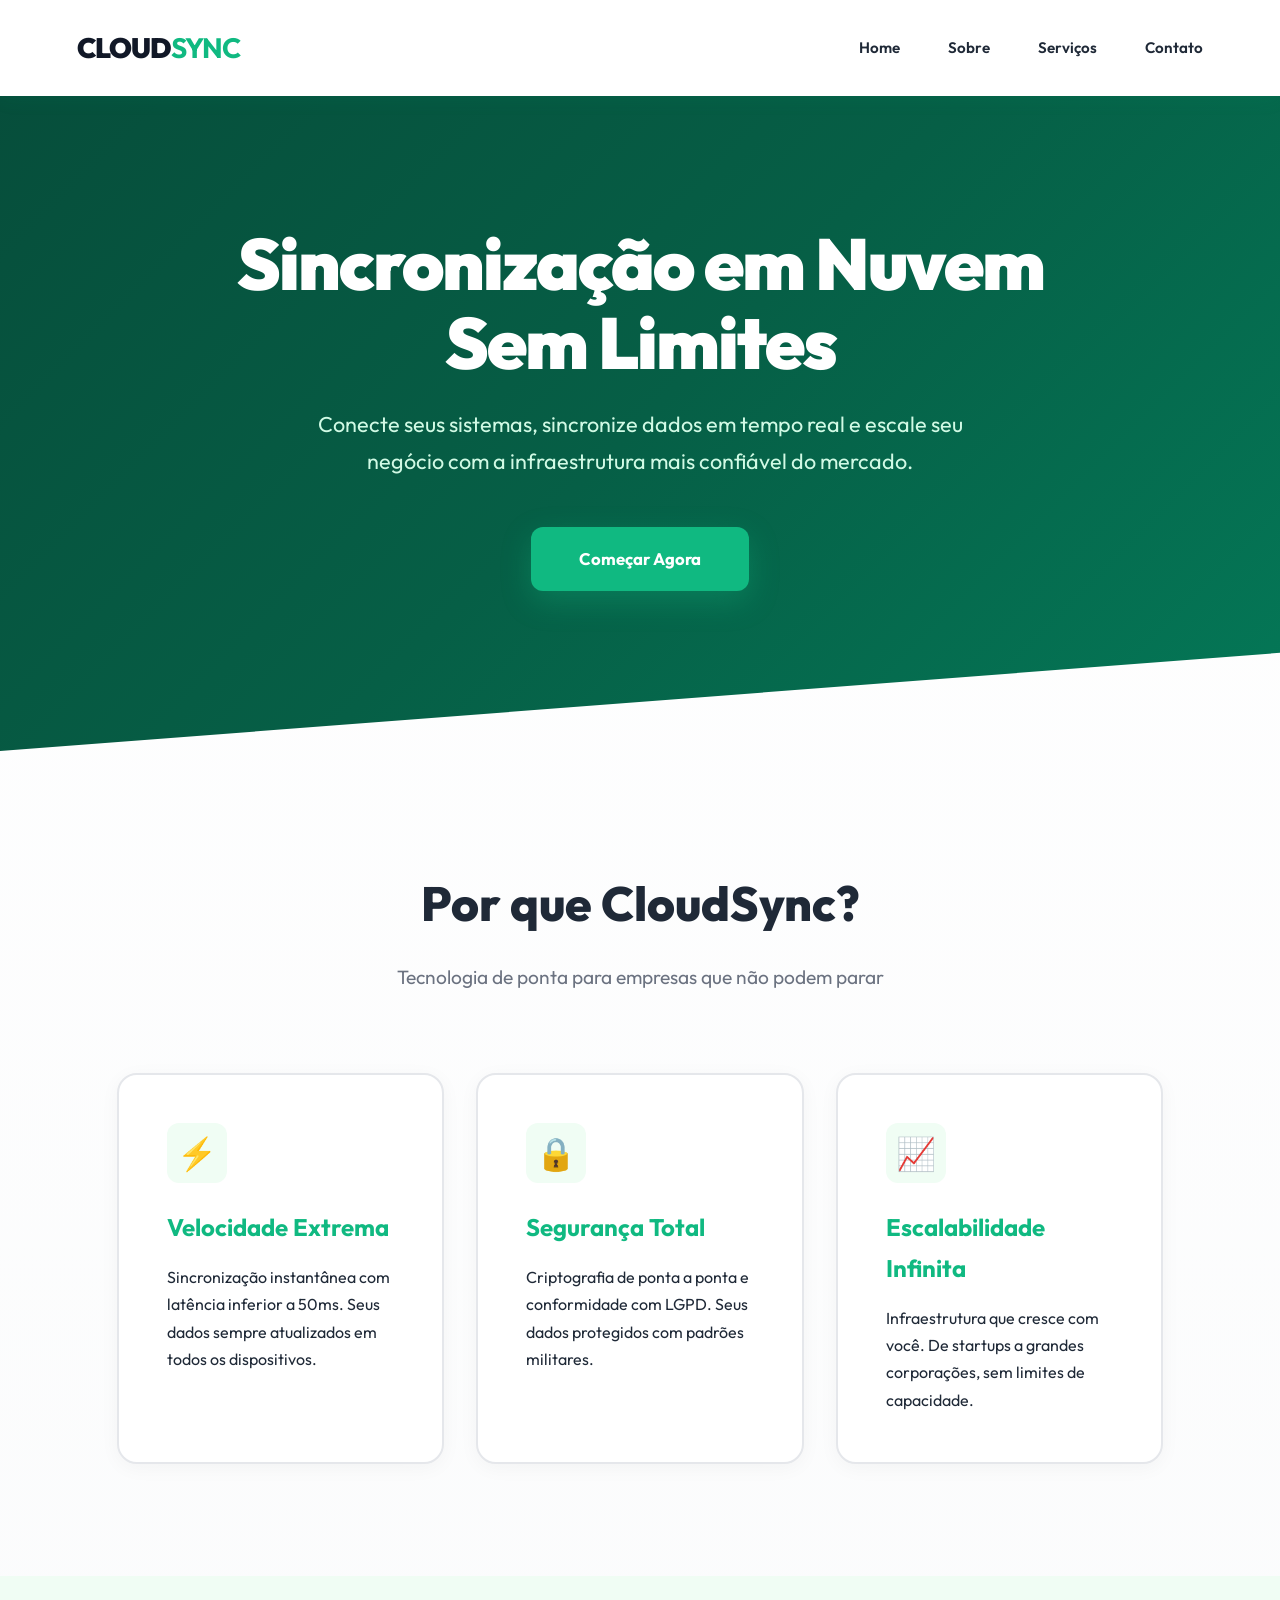
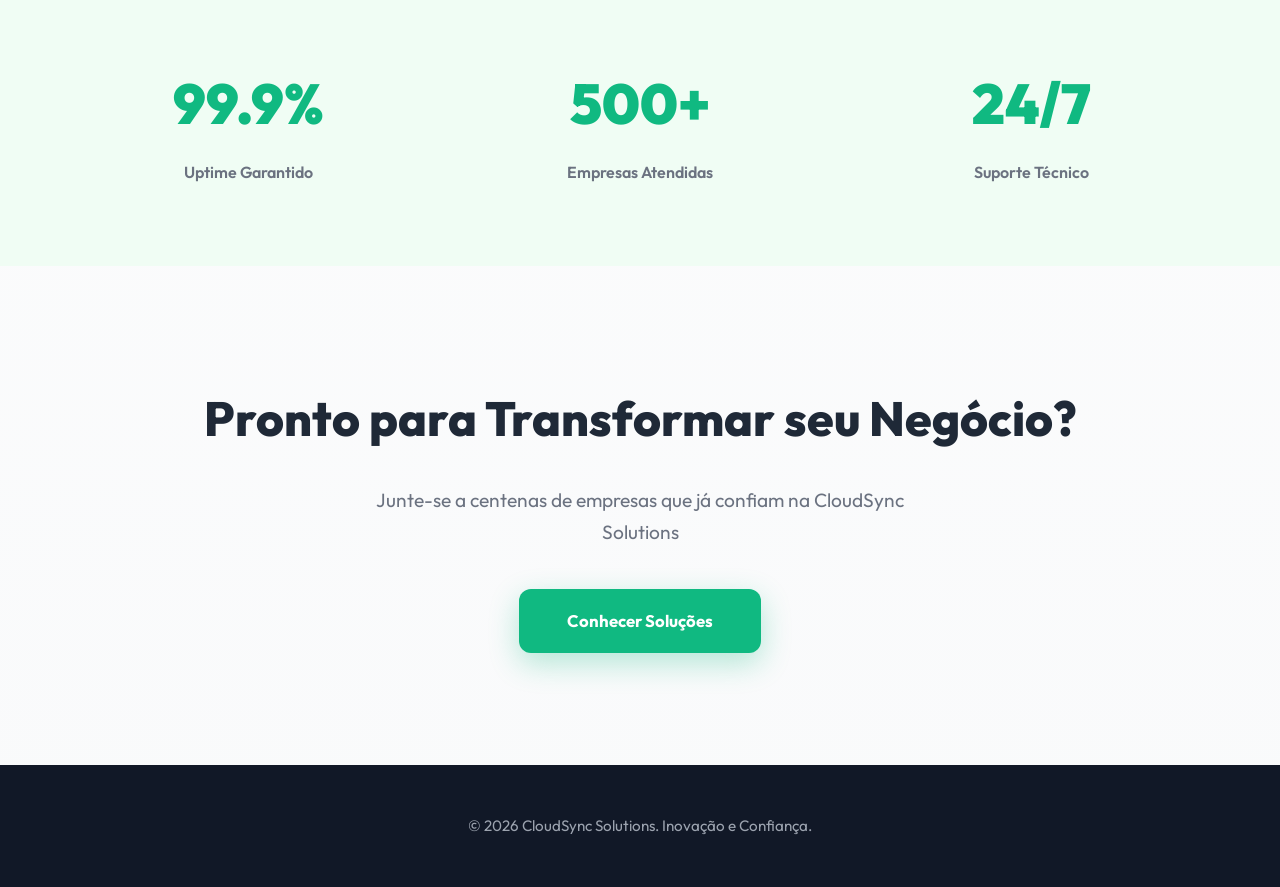
<file: website/index.html>
<!DOCTYPE html>
<html lang="pt-br">

<head>
    <meta charset="UTF-8">
    <meta name="viewport" content="width=device-width, initial-scale=1.0">
    <title>CloudSync Solutions | Sincronização Inteligente</title>
    <link rel="stylesheet" href="css/style.css">
    <link href="https://fonts.googleapis.com/css2?family=Outfit:wght@400;500;600;700;800;900&display=swap" rel="stylesheet">
</head>

<body>
    <header>
        <a href="index.html" class="logo">CLOUD<span>SYNC</span></a>
        <nav>
            <ul>
                <li><a href="index.html">Home</a></li>
                <li><a href="sobre.html">Sobre</a></li>
                <li><a href="servicos.html">Serviços</a></li>
                <li><a href="contato.html">Contato</a></li>
            </ul>
        </nav>
    </header>

    <main>
        <section class="hero">
            <h1>Sincronização em Nuvem<br>Sem Limites</h1>
            <p>Conecte seus sistemas, sincronize dados em tempo real e escale seu negócio com a infraestrutura mais confiável do mercado.</p>
            <a href="contato.html" class="btn">Começar Agora</a>
        </section>

        <section class="section container">
            <div style="text-align: center; margin-bottom: 5rem;">
                <h2 style="font-size: 3rem; margin-bottom: 1rem; font-weight: 800;">Por que CloudSync?</h2>
                <p style="font-size: 1.2rem; color: var(--text-muted); max-width: 700px; margin: 0 auto;">Tecnologia de ponta para empresas que não podem parar</p>
            </div>
            
            <div class="grid">
                <article class="card">
                    <div style="width: 60px; height: 60px; background: var(--light); border-radius: 12px; display: flex; align-items: center; justify-content: center; margin-bottom: 1.5rem; font-size: 2rem;">⚡</div>
                    <h3 style="margin-bottom: 1rem;">Velocidade Extrema</h3>
                    <p>Sincronização instantânea com latência inferior a 50ms. Seus dados sempre atualizados em todos os dispositivos.</p>
                </article>
                <article class="card">
                    <div style="width: 60px; height: 60px; background: var(--light); border-radius: 12px; display: flex; align-items: center; justify-content: center; margin-bottom: 1.5rem; font-size: 2rem;">🔒</div>
                    <h3 style="margin-bottom: 1rem;">Segurança Total</h3>
                    <p>Criptografia de ponta a ponta e conformidade com LGPD. Seus dados protegidos com padrões militares.</p>
                </article>
                <article class="card">
                    <div style="width: 60px; height: 60px; background: var(--light); border-radius: 12px; display: flex; align-items: center; justify-content: center; margin-bottom: 1.5rem; font-size: 2rem;">📈</div>
                    <h3 style="margin-bottom: 1rem;">Escalabilidade Infinita</h3>
                    <p>Infraestrutura que cresce com você. De startups a grandes corporações, sem limites de capacidade.</p>
                </article>
            </div>
        </section>

        <section class="section" style="background: var(--light); padding: 5rem 6%;">
            <div class="container">
                <div style="display: grid; grid-template-columns: repeat(auto-fit, minmax(200px, 1fr)); gap: 3rem; text-align: center;">
                    <div>
                        <h3 style="font-size: 3.5rem; color: var(--primary); font-weight: 900; margin-bottom: 0.5rem;">99.9%</h3>
                        <p style="color: var(--text-muted); font-weight: 600;">Uptime Garantido</p>
                    </div>
                    <div>
                        <h3 style="font-size: 3.5rem; color: var(--primary); font-weight: 900; margin-bottom: 0.5rem;">500+</h3>
                        <p style="color: var(--text-muted); font-weight: 600;">Empresas Atendidas</p>
                    </div>
                    <div>
                        <h3 style="font-size: 3.5rem; color: var(--primary); font-weight: 900; margin-bottom: 0.5rem;">24/7</h3>
                        <p style="color: var(--text-muted); font-weight: 600;">Suporte Técnico</p>
                    </div>
                </div>
            </div>
        </section>

        <section class="section container" style="text-align: center;">
            <h2 style="font-size: 3rem; margin-bottom: 1.5rem; font-weight: 800;">Pronto para Transformar seu Negócio?</h2>
            <p style="font-size: 1.2rem; color: var(--text-muted); margin-bottom: 2.5rem; max-width: 600px; margin-left: auto; margin-right: auto;">Junte-se a centenas de empresas que já confiam na CloudSync Solutions</p>
            <a href="servicos.html" class="btn">Conhecer Soluções</a>
        </section>
    </main>

    <footer class="footer">
        <p>&copy; 2026 CloudSync Solutions. Inovação e Confiança.</p>
    </footer>
</body>

</html>
</file>
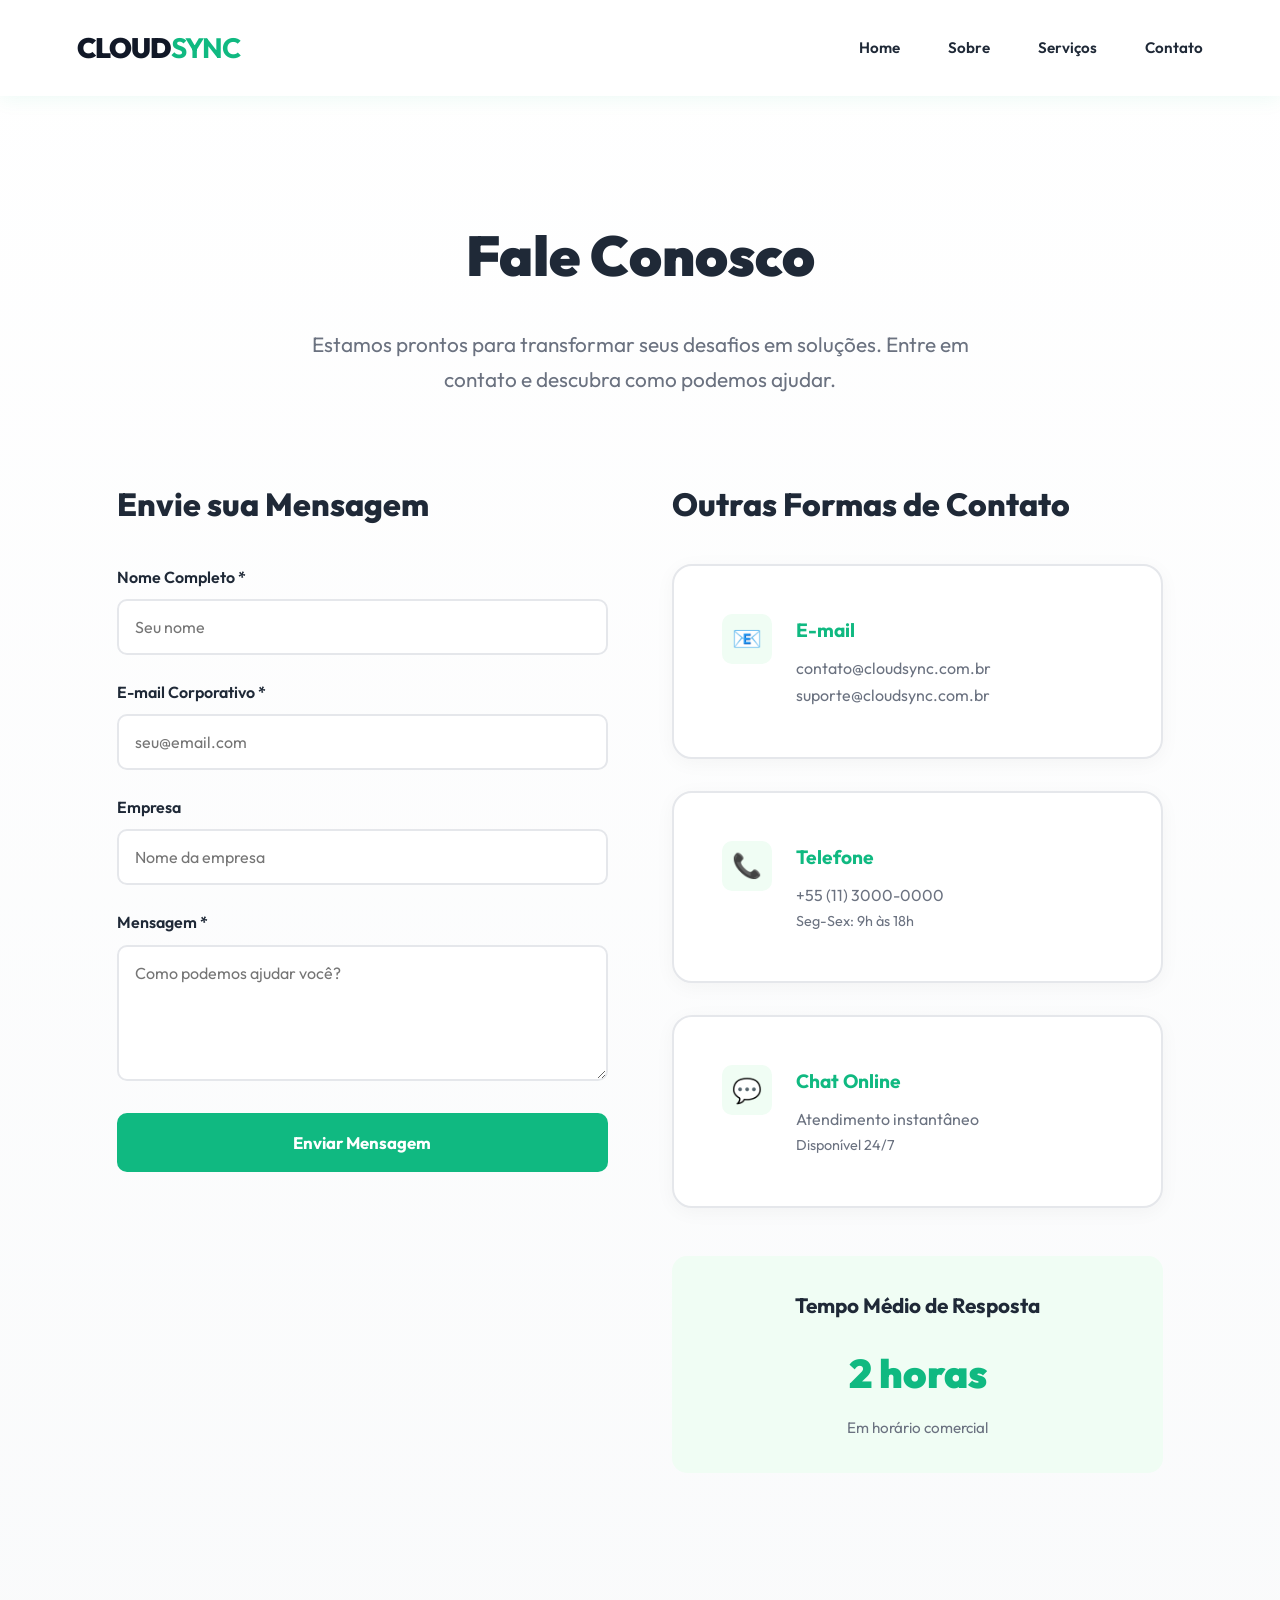
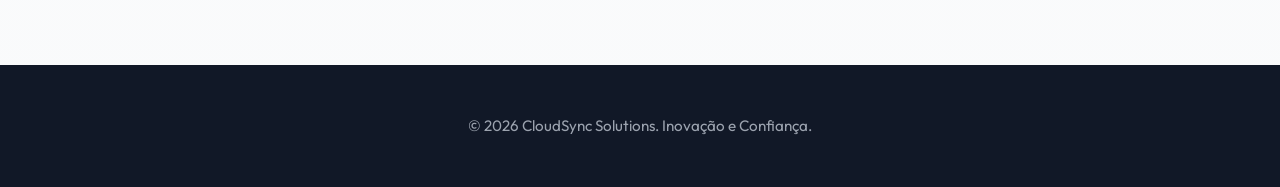
<file: website/contato.html>
<!DOCTYPE html>
<html lang="pt-br">

<head>
    <meta charset="UTF-8">
    <meta name="viewport" content="width=device-width, initial-scale=1.0">
    <title>Contato | CloudSync Solutions</title>
    <link rel="stylesheet" href="css/style.css">
    <link href="https://fonts.googleapis.com/css2?family=Outfit:wght@400;500;600;700;800;900&display=swap" rel="stylesheet">
</head>

<body>
    <header>
        <a href="index.html" class="logo">CLOUD<span>SYNC</span></a>
        <nav>
            <ul>
                <li><a href="index.html">Home</a></li>
                <li><a href="sobre.html">Sobre</a></li>
                <li><a href="servicos.html">Serviços</a></li>
                <li><a href="contato.html">Contato</a></li>
            </ul>
        </nav>
    </header>

    <main class="container section">
        <div style="text-align: center; margin-bottom: 5rem;">
            <h1 style="font-size: 3.5rem; margin-bottom: 1.5rem; font-weight: 900;">Fale Conosco</h1>
            <p style="font-size: 1.3rem; color: var(--text-muted); max-width: 700px; margin: 0 auto;">Estamos prontos para transformar seus desafios em soluções. Entre em contato e descubra como podemos ajudar.</p>
        </div>

        <div style="display: grid; grid-template-columns: 1fr 1fr; gap: 4rem; margin-bottom: 5rem;">
            <div>
                <h2 style="font-size: 2rem; margin-bottom: 2rem; font-weight: 800;">Envie sua Mensagem</h2>
                <form action="#" method="POST" style="display: flex; flex-direction: column; gap: 1.5rem;">
                    <div>
                        <label style="display: block; margin-bottom: 0.5rem; font-weight: 600; color: var(--text-main);">Nome Completo *</label>
                        <input type="text" name="nome" required placeholder="Seu nome" style="width: 100%; padding: 1rem; border: 2px solid #e5e7eb; border-radius: 10px; font-family: inherit; font-size: 1rem; transition: var(--transition);">
                    </div>
                    <div>
                        <label style="display: block; margin-bottom: 0.5rem; font-weight: 600; color: var(--text-main);">E-mail Corporativo *</label>
                        <input type="email" name="email" required placeholder="seu@email.com" style="width: 100%; padding: 1rem; border: 2px solid #e5e7eb; border-radius: 10px; font-family: inherit; font-size: 1rem; transition: var(--transition);">
                    </div>
                    <div>
                        <label style="display: block; margin-bottom: 0.5rem; font-weight: 600; color: var(--text-main);">Empresa</label>
                        <input type="text" name="empresa" placeholder="Nome da empresa" style="width: 100%; padding: 1rem; border: 2px solid #e5e7eb; border-radius: 10px; font-family: inherit; font-size: 1rem; transition: var(--transition);">
                    </div>
                    <div>
                        <label style="display: block; margin-bottom: 0.5rem; font-weight: 600; color: var(--text-main);">Mensagem *</label>
                        <textarea name="mensagem" required rows="5" placeholder="Como podemos ajudar você?" style="width: 100%; padding: 1rem; border: 2px solid #e5e7eb; border-radius: 10px; font-family: inherit; font-size: 1rem; resize: vertical; transition: var(--transition);"></textarea>
                    </div>
                    <button type="submit" style="padding: 1.2rem; background: var(--primary); color: white; border: none; border-radius: 10px; font-weight: 700; font-size: 1.05rem; cursor: pointer; transition: var(--transition); font-family: inherit;">Enviar Mensagem</button>
                </form>
            </div>

            <div>
                <h2 style="font-size: 2rem; margin-bottom: 2rem; font-weight: 800;">Outras Formas de Contato</h2>
                
                <div class="card" style="margin-bottom: 2rem;">
                    <div style="display: flex; gap: 1.5rem; align-items: start;">
                        <div style="min-width: 50px; height: 50px; background: var(--light); border-radius: 10px; display: flex; align-items: center; justify-content: center; font-size: 1.5rem;">📧</div>
                        <div>
                            <h3 style="font-size: 1.2rem; margin-bottom: 0.5rem; font-weight: 700;">E-mail</h3>
                            <p style="color: var(--text-muted);">contato@cloudsync.com.br</p>
                            <p style="color: var(--text-muted);">suporte@cloudsync.com.br</p>
                        </div>
                    </div>
                </div>

                <div class="card" style="margin-bottom: 2rem;">
                    <div style="display: flex; gap: 1.5rem; align-items: start;">
                        <div style="min-width: 50px; height: 50px; background: var(--light); border-radius: 10px; display: flex; align-items: center; justify-content: center; font-size: 1.5rem;">📞</div>
                        <div>
                            <h3 style="font-size: 1.2rem; margin-bottom: 0.5rem; font-weight: 700;">Telefone</h3>
                            <p style="color: var(--text-muted);">+55 (11) 3000-0000</p>
                            <p style="color: var(--text-muted); font-size: 0.9rem;">Seg-Sex: 9h às 18h</p>
                        </div>
                    </div>
                </div>

                <div class="card">
                    <div style="display: flex; gap: 1.5rem; align-items: start;">
                        <div style="min-width: 50px; height: 50px; background: var(--light); border-radius: 10px; display: flex; align-items: center; justify-content: center; font-size: 1.5rem;">💬</div>
                        <div>
                            <h3 style="font-size: 1.2rem; margin-bottom: 0.5rem; font-weight: 700;">Chat Online</h3>
                            <p style="color: var(--text-muted);">Atendimento instantâneo</p>
                            <p style="color: var(--text-muted); font-size: 0.9rem;">Disponível 24/7</p>
                        </div>
                    </div>
                </div>

                <div style="margin-top: 3rem; padding: 2rem; background: var(--light); border-radius: 15px; text-align: center;">
                    <h3 style="font-size: 1.3rem; margin-bottom: 1rem; font-weight: 700;">Tempo Médio de Resposta</h3>
                    <p style="font-size: 2.5rem; color: var(--primary); font-weight: 900; margin-bottom: 0.5rem;">2 horas</p>
                    <p style="color: var(--text-muted); font-size: 0.95rem;">Em horário comercial</p>
                </div>
            </div>
        </div>
    </main>

    <footer class="footer">
        <p>&copy; 2026 CloudSync Solutions. Inovação e Confiança.</p>
    </footer>
</body>

</html>
</file>
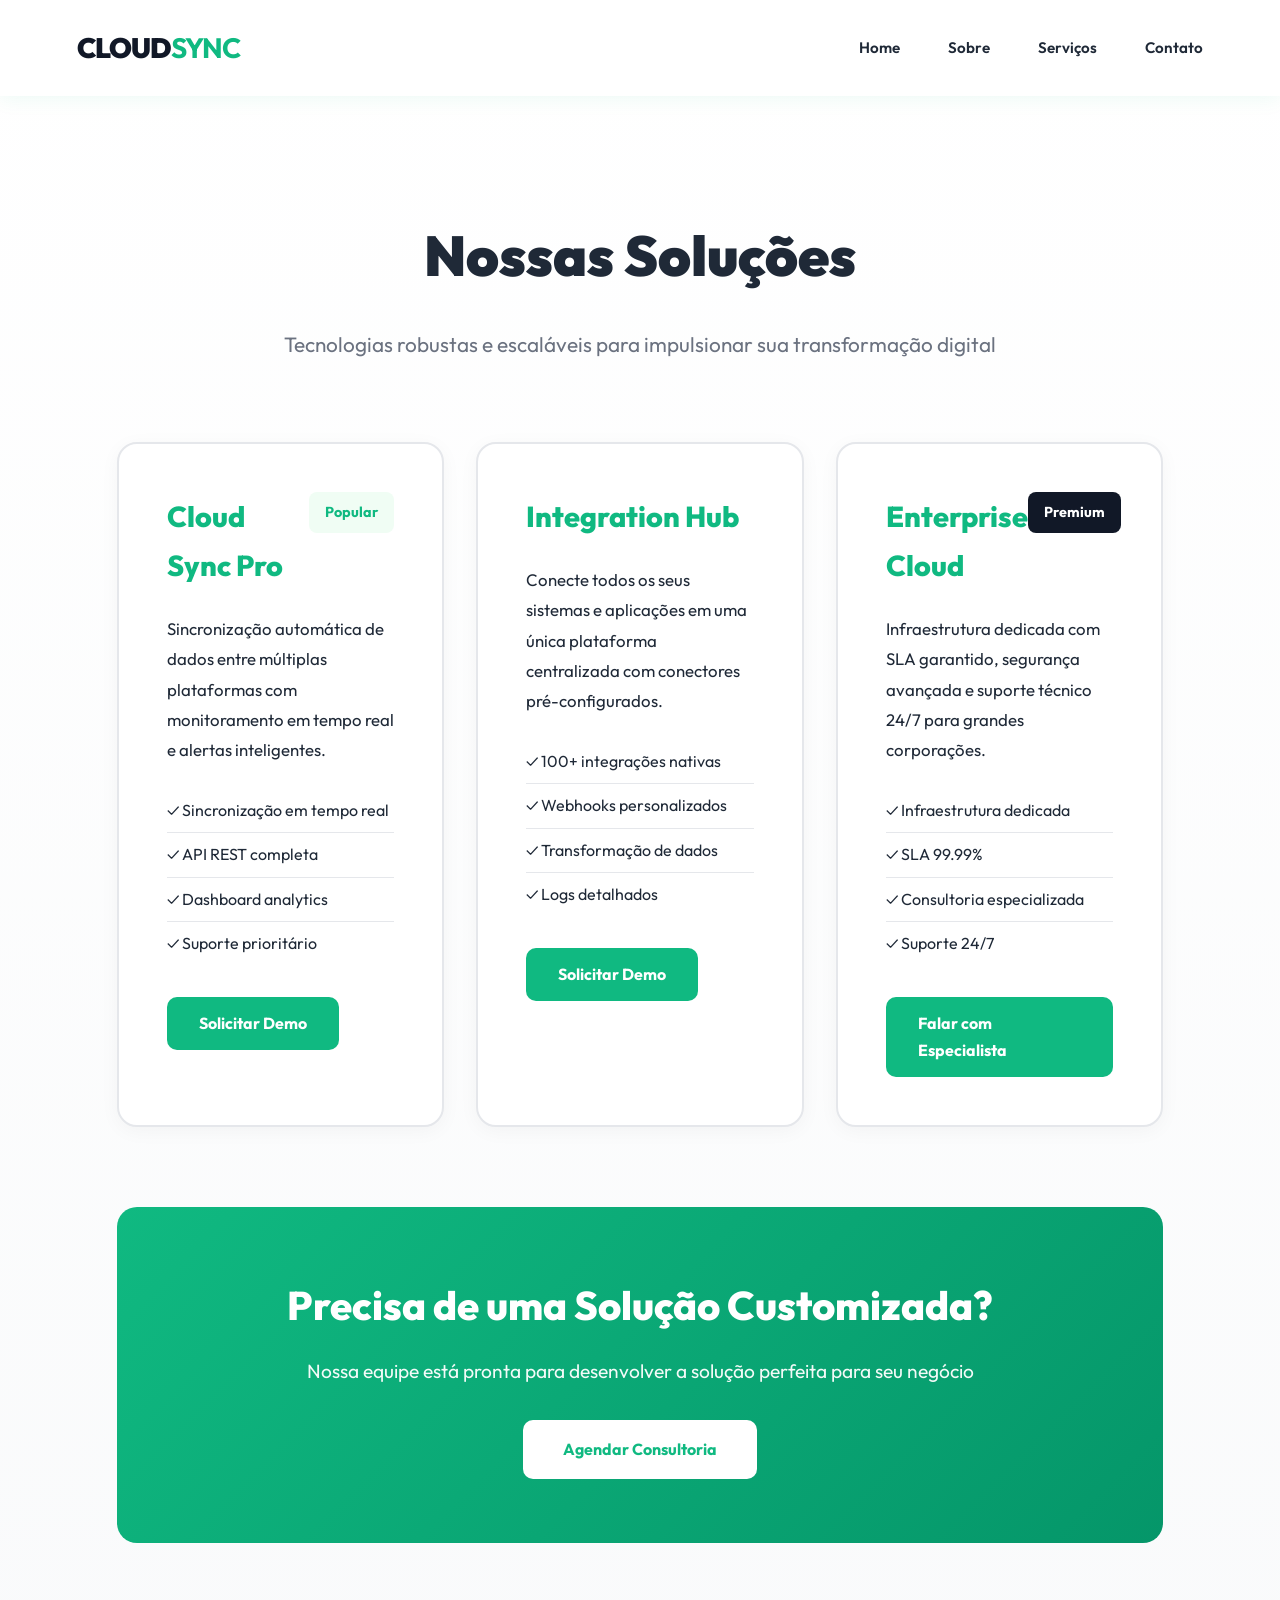
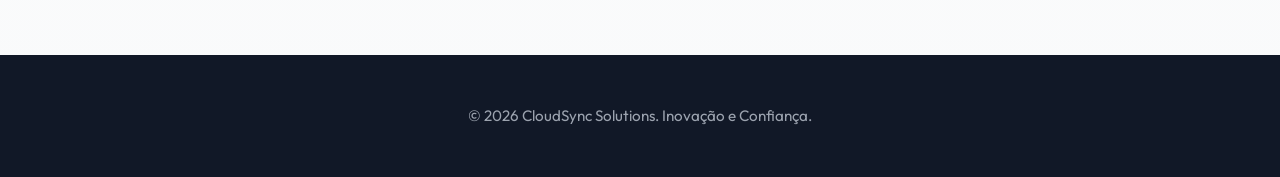
<file: website/servicos.html>
<!DOCTYPE html>
<html lang="pt-br">

<head>
    <meta charset="UTF-8">
    <meta name="viewport" content="width=device-width, initial-scale=1.0">
    <title>Nossas Soluções | CloudSync Solutions</title>
    <link rel="stylesheet" href="css/style.css">
    <link href="https://fonts.googleapis.com/css2?family=Outfit:wght@400;500;600;700;800;900&display=swap" rel="stylesheet">
</head>

<body>
    <header>
        <a href="index.html" class="logo">CLOUD<span>SYNC</span></a>
        <nav>
            <ul>
                <li><a href="index.html">Home</a></li>
                <li><a href="sobre.html">Sobre</a></li>
                <li><a href="servicos.html">Serviços</a></li>
                <li><a href="contato.html">Contato</a></li>
            </ul>
        </nav>
    </header>

    <main class="container section">
        <div style="text-align: center; margin-bottom: 5rem;">
            <h1 style="font-size: 3.5rem; margin-bottom: 1.5rem; font-weight: 900;">Nossas Soluções</h1>
            <p style="font-size: 1.3rem; color: var(--text-muted); max-width: 750px; margin: 0 auto;">Tecnologias robustas e escaláveis para impulsionar sua transformação digital</p>
        </div>

        <div class="grid" style="margin-bottom: 5rem;">
            <div class="card">
                <div style="display: flex; justify-content: space-between; align-items: start; margin-bottom: 1.5rem;">
                    <h3 style="color: var(--primary); font-size: 1.8rem; font-weight: 800;">Cloud Sync Pro</h3>
                    <span style="background: var(--light); padding: 0.5rem 1rem; border-radius: 8px; font-weight: 700; font-size: 0.9rem; color: var(--primary);">Popular</span>
                </div>
                <p style="margin-bottom: 1.5rem; font-size: 1.05rem; line-height: 1.8;">Sincronização automática de dados entre múltiplas plataformas com monitoramento em tempo real e alertas inteligentes.</p>
                <ul style="list-style: none; margin-bottom: 2rem;">
                    <li style="padding: 0.5rem 0; border-bottom: 1px solid #e5e7eb;">✓ Sincronização em tempo real</li>
                    <li style="padding: 0.5rem 0; border-bottom: 1px solid #e5e7eb;">✓ API REST completa</li>
                    <li style="padding: 0.5rem 0; border-bottom: 1px solid #e5e7eb;">✓ Dashboard analytics</li>
                    <li style="padding: 0.5rem 0;">✓ Suporte prioritário</li>
                </ul>
                <a href="contato.html" style="display: inline-block; padding: 0.8rem 2rem; background: var(--primary); color: white; text-decoration: none; border-radius: 10px; font-weight: 700; transition: var(--transition);">Solicitar Demo</a>
            </div>

            <div class="card">
                <div style="display: flex; justify-content: space-between; align-items: start; margin-bottom: 1.5rem;">
                    <h3 style="color: var(--primary); font-size: 1.8rem; font-weight: 800;">Integration Hub</h3>
                </div>
                <p style="margin-bottom: 1.5rem; font-size: 1.05rem; line-height: 1.8;">Conecte todos os seus sistemas e aplicações em uma única plataforma centralizada com conectores pré-configurados.</p>
                <ul style="list-style: none; margin-bottom: 2rem;">
                    <li style="padding: 0.5rem 0; border-bottom: 1px solid #e5e7eb;">✓ 100+ integrações nativas</li>
                    <li style="padding: 0.5rem 0; border-bottom: 1px solid #e5e7eb;">✓ Webhooks personalizados</li>
                    <li style="padding: 0.5rem 0; border-bottom: 1px solid #e5e7eb;">✓ Transformação de dados</li>
                    <li style="padding: 0.5rem 0;">✓ Logs detalhados</li>
                </ul>
                <a href="contato.html" style="display: inline-block; padding: 0.8rem 2rem; background: var(--primary); color: white; text-decoration: none; border-radius: 10px; font-weight: 700; transition: var(--transition);">Solicitar Demo</a>
            </div>

            <div class="card">
                <div style="display: flex; justify-content: space-between; align-items: start; margin-bottom: 1.5rem;">
                    <h3 style="color: var(--primary); font-size: 1.8rem; font-weight: 800;">Enterprise Cloud</h3>
                    <span style="background: var(--dark); color: white; padding: 0.5rem 1rem; border-radius: 8px; font-weight: 700; font-size: 0.9rem;">Premium</span>
                </div>
                <p style="margin-bottom: 1.5rem; font-size: 1.05rem; line-height: 1.8;">Infraestrutura dedicada com SLA garantido, segurança avançada e suporte técnico 24/7 para grandes corporações.</p>
                <ul style="list-style: none; margin-bottom: 2rem;">
                    <li style="padding: 0.5rem 0; border-bottom: 1px solid #e5e7eb;">✓ Infraestrutura dedicada</li>
                    <li style="padding: 0.5rem 0; border-bottom: 1px solid #e5e7eb;">✓ SLA 99.99%</li>
                    <li style="padding: 0.5rem 0; border-bottom: 1px solid #e5e7eb;">✓ Consultoria especializada</li>
                    <li style="padding: 0.5rem 0;">✓ Suporte 24/7</li>
                </ul>
                <a href="contato.html" style="display: inline-block; padding: 0.8rem 2rem; background: var(--primary); color: white; text-decoration: none; border-radius: 10px; font-weight: 700; transition: var(--transition);">Falar com Especialista</a>
            </div>
        </div>

        <div style="background: linear-gradient(135deg, var(--primary), var(--primary-hover)); padding: 4rem; border-radius: 20px; text-align: center; color: white;">
            <h2 style="font-size: 2.5rem; margin-bottom: 1rem; font-weight: 800;">Precisa de uma Solução Customizada?</h2>
            <p style="font-size: 1.2rem; margin-bottom: 2rem; opacity: 0.95;">Nossa equipe está pronta para desenvolver a solução perfeita para seu negócio</p>
            <a href="contato.html" style="display: inline-block; padding: 1rem 2.5rem; background: white; color: var(--primary); text-decoration: none; border-radius: 10px; font-weight: 700; transition: var(--transition);">Agendar Consultoria</a>
        </div>
    </main>

    <footer class="footer">
        <p>&copy; 2026 CloudSync Solutions. Inovação e Confiança.</p>
    </footer>
</body>

</html>
</file>
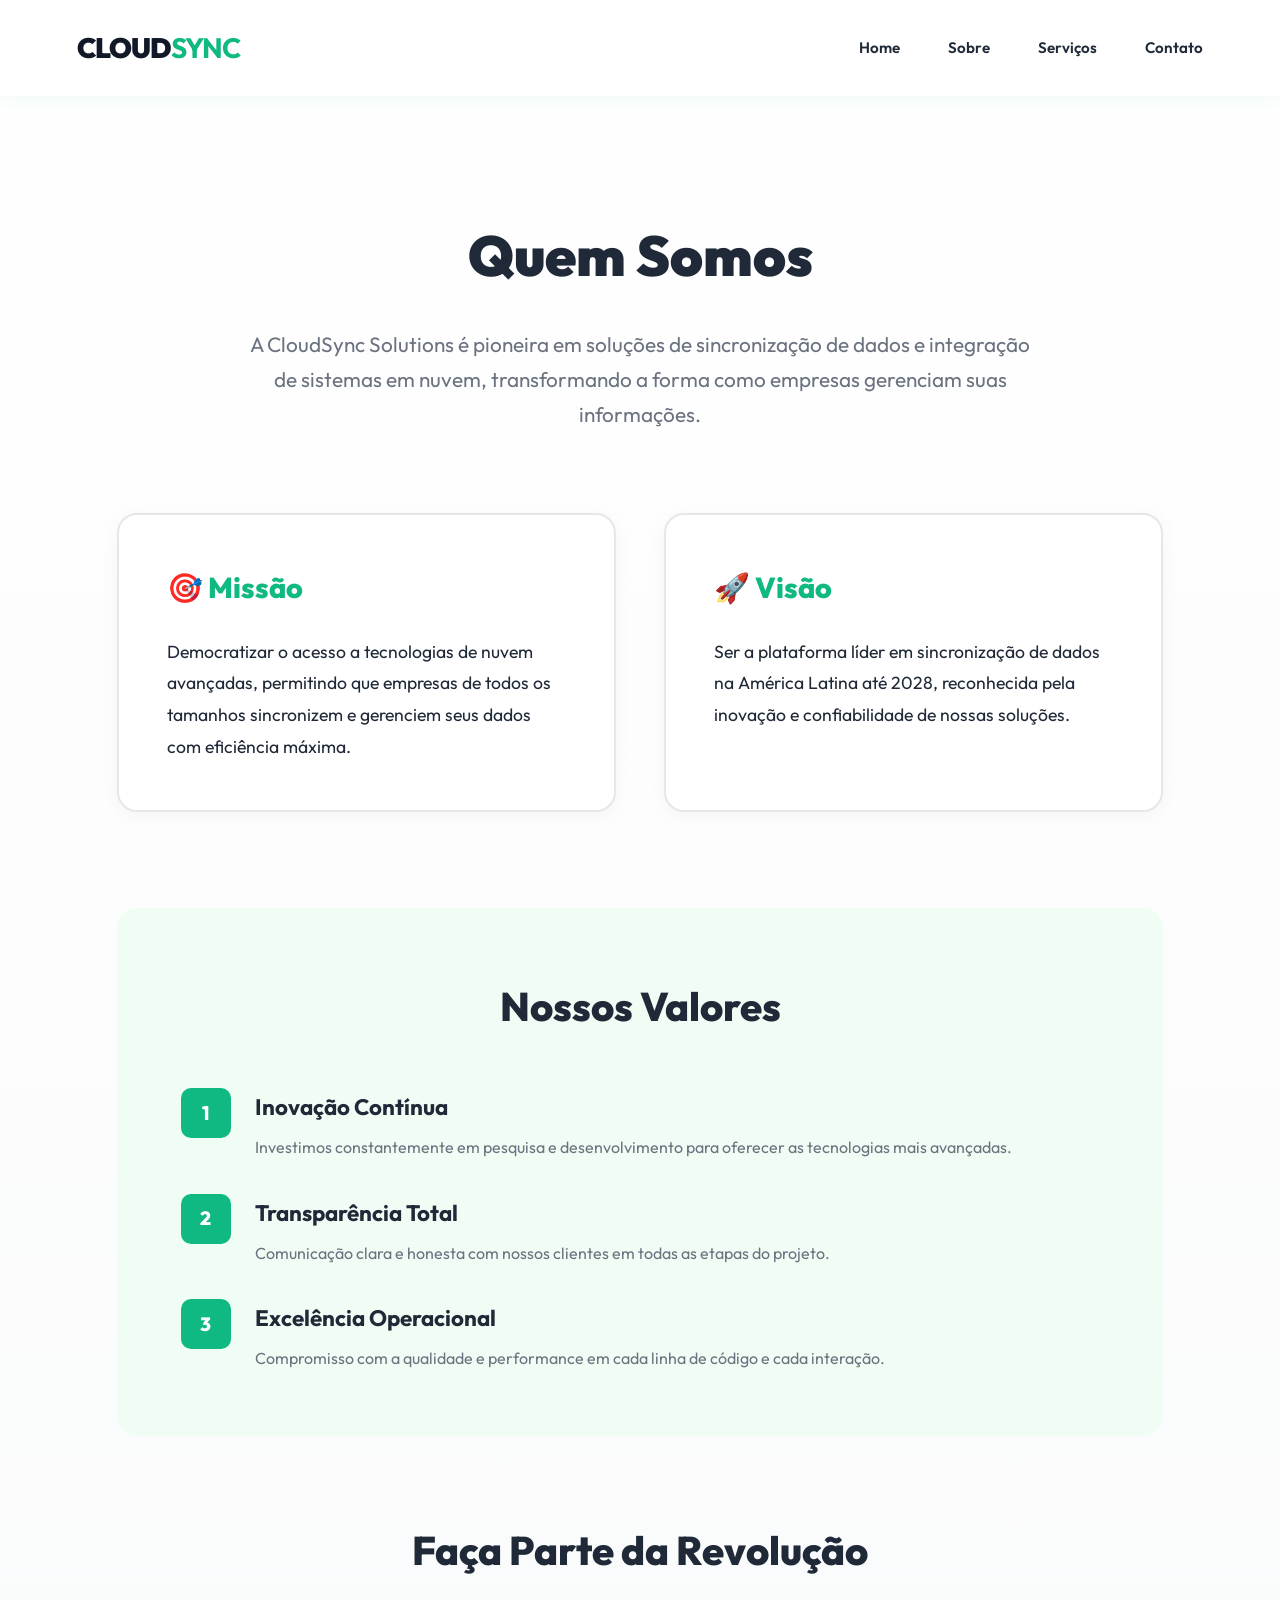
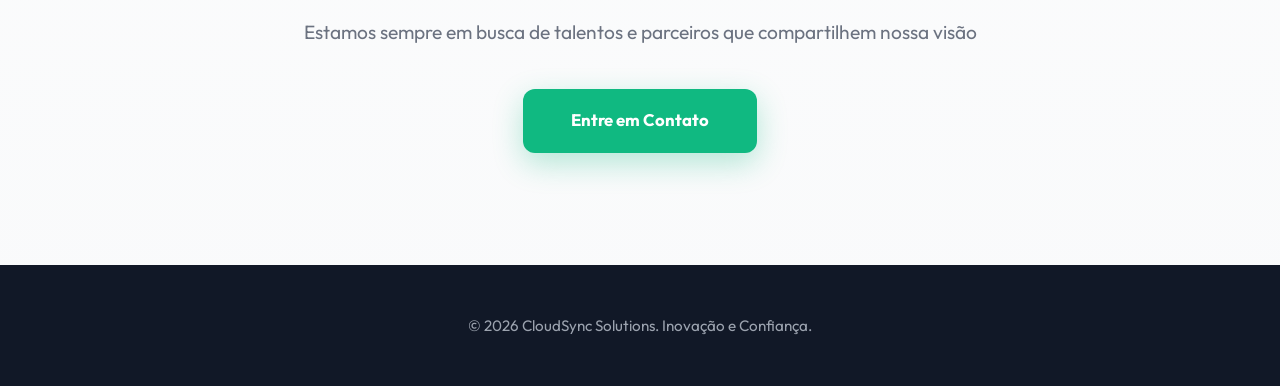
<file: website/sobre.html>
<!DOCTYPE html>
<html lang="pt-br">

<head>
    <meta charset="UTF-8">
    <meta name="viewport" content="width=device-width, initial-scale=1.0">
    <title>Sobre Nós | CloudSync Solutions</title>
    <link rel="stylesheet" href="css/style.css">
    <link href="https://fonts.googleapis.com/css2?family=Outfit:wght@400;500;600;700;800;900&display=swap" rel="stylesheet">
</head>

<body>
    <header>
        <a href="index.html" class="logo">CLOUD<span>SYNC</span></a>
        <nav>
            <ul>
                <li><a href="index.html">Home</a></li>
                <li><a href="sobre.html">Sobre</a></li>
                <li><a href="servicos.html">Serviços</a></li>
                <li><a href="contato.html">Contato</a></li>
            </ul>
        </nav>
    </header>

    <main class="container section">
        <div style="text-align: center; margin-bottom: 5rem;">
            <h1 style="font-size: 3.5rem; margin-bottom: 1.5rem; font-weight: 900;">Quem Somos</h1>
            <p style="font-size: 1.3rem; color: var(--text-muted); max-width: 800px; margin: 0 auto;">A CloudSync Solutions é pioneira em soluções de sincronização de dados e integração de sistemas em nuvem, transformando a forma como empresas gerenciam suas informações.</p>
        </div>

        <div style="display: grid; grid-template-columns: repeat(auto-fit, minmax(300px, 1fr)); gap: 3rem; margin-bottom: 6rem;">
            <div class="card">
                <h2 style="color: var(--primary); margin-bottom: 1.5rem; font-size: 1.8rem; font-weight: 800;">🎯 Missão</h2>
                <p style="font-size: 1.1rem; line-height: 1.8;">Democratizar o acesso a tecnologias de nuvem avançadas, permitindo que empresas de todos os tamanhos sincronizem e gerenciem seus dados com eficiência máxima.</p>
            </div>
            <div class="card">
                <h2 style="color: var(--primary); margin-bottom: 1.5rem; font-size: 1.8rem; font-weight: 800;">🚀 Visão</h2>
                <p style="font-size: 1.1rem; line-height: 1.8;">Ser a plataforma líder em sincronização de dados na América Latina até 2028, reconhecida pela inovação e confiabilidade de nossas soluções.</p>
            </div>
        </div>

        <div style="background: var(--light); padding: 4rem; border-radius: 20px; margin-bottom: 5rem;">
            <h2 style="text-align: center; font-size: 2.5rem; margin-bottom: 3rem; font-weight: 800;">Nossos Valores</h2>
            <div style="display: grid; gap: 2rem;">
                <div style="display: flex; gap: 1.5rem; align-items: start;">
                    <div style="min-width: 50px; height: 50px; background: var(--primary); border-radius: 10px; display: flex; align-items: center; justify-content: center; color: white; font-weight: 800; font-size: 1.2rem;">1</div>
                    <div>
                        <h3 style="font-size: 1.4rem; margin-bottom: 0.5rem; font-weight: 700;">Inovação Contínua</h3>
                        <p style="color: var(--text-muted);">Investimos constantemente em pesquisa e desenvolvimento para oferecer as tecnologias mais avançadas.</p>
                    </div>
                </div>
                <div style="display: flex; gap: 1.5rem; align-items: start;">
                    <div style="min-width: 50px; height: 50px; background: var(--primary); border-radius: 10px; display: flex; align-items: center; justify-content: center; color: white; font-weight: 800; font-size: 1.2rem;">2</div>
                    <div>
                        <h3 style="font-size: 1.4rem; margin-bottom: 0.5rem; font-weight: 700;">Transparência Total</h3>
                        <p style="color: var(--text-muted);">Comunicação clara e honesta com nossos clientes em todas as etapas do projeto.</p>
                    </div>
                </div>
                <div style="display: flex; gap: 1.5rem; align-items: start;">
                    <div style="min-width: 50px; height: 50px; background: var(--primary); border-radius: 10px; display: flex; align-items: center; justify-content: center; color: white; font-weight: 800; font-size: 1.2rem;">3</div>
                    <div>
                        <h3 style="font-size: 1.4rem; margin-bottom: 0.5rem; font-weight: 700;">Excelência Operacional</h3>
                        <p style="color: var(--text-muted);">Compromisso com a qualidade e performance em cada linha de código e cada interação.</p>
                    </div>
                </div>
            </div>
        </div>

        <div style="text-align: center;">
            <h2 style="font-size: 2.5rem; margin-bottom: 2rem; font-weight: 800;">Faça Parte da Revolução</h2>
            <p style="font-size: 1.2rem; color: var(--text-muted); margin-bottom: 2.5rem;">Estamos sempre em busca de talentos e parceiros que compartilhem nossa visão</p>
            <a href="contato.html" class="btn">Entre em Contato</a>
        </div>
    </main>

    <footer class="footer">
        <p>&copy; 2026 CloudSync Solutions. Inovação e Confiança.</p>
    </footer>
</body>

</html>
</file>
<file: website/css/style.css>
:root {
    --primary: #10b981;
    --primary-hover: #059669;
    --dark: #111827;
    --light: #f0fdf4;
    --text-main: #1f2937;
    --text-muted: #6b7280;
    --white: #ffffff;
    --accent: #34d399;
    --shadow: 0 20px 50px rgba(0, 0, 0, 0.1);
    --transition: all 0.3s ease;
}

* {
    margin: 0;
    padding: 0;
    box-sizing: border-box;
}

body {
    font-family: 'Outfit', sans-serif;
    line-height: 1.7;
    color: var(--text-main);
    background: linear-gradient(to bottom, #ffffff, #f9fafb);
}

header {
    background: var(--white);
    padding: 1.5rem 6%;
    display: flex;
    justify-content: space-between;
    align-items: center;
    position: sticky;
    top: 0;
    z-index: 1000;
    box-shadow: 0 2px 20px rgba(16, 185, 129, 0.08);
}

.logo {
    font-weight: 900;
    font-size: 1.75rem;
    color: var(--dark);
    text-decoration: none;
    letter-spacing: -1px;
}

.logo span {
    color: var(--primary);
    font-weight: 700;
}

nav ul {
    display: flex;
    list-style: none;
    gap: 3rem;
}

nav a {
    text-decoration: none;
    color: var(--text-main);
    font-weight: 600;
    font-size: 0.95rem;
    transition: var(--transition);
    position: relative;
}

nav a::after {
    content: '';
    position: absolute;
    bottom: -5px;
    left: 0;
    width: 0;
    height: 3px;
    background: var(--primary);
    transition: var(--transition);
}

nav a:hover::after {
    width: 100%;
}

nav a:hover {
    color: var(--primary);
}

.hero {
    padding: 8rem 6% 10rem;
    background: linear-gradient(135deg, #064e3b 0%, #065f46 50%, #047857 100%);
    color: var(--white);
    text-align: center;
    clip-path: polygon(0 0, 100% 0, 100% 85%, 0 100%);
}

.hero h1 {
    font-size: 4.5rem;
    line-height: 1.1;
    margin-bottom: 1.5rem;
    font-weight: 900;
    letter-spacing: -2px;
}

.hero p {
    font-size: 1.35rem;
    color: #d1fae5;
    max-width: 650px;
    margin: 0 auto 3rem;
    font-weight: 400;
}

.btn {
    display: inline-block;
    padding: 1.1rem 3rem;
    background: var(--primary);
    color: var(--white);
    text-decoration: none;
    border-radius: 12px;
    font-weight: 700;
    font-size: 1.05rem;
    transition: var(--transition);
    box-shadow: 0 10px 30px rgba(16, 185, 129, 0.3);
}

.btn:hover {
    background: var(--primary-hover);
    transform: translateY(-3px);
    box-shadow: 0 15px 40px rgba(16, 185, 129, 0.4);
}

.section {
    padding: 7rem 6%;
}

.container {
    max-width: 1200px;
    margin: 0 auto;
}

.grid {
    display: grid;
    grid-template-columns: repeat(auto-fit, minmax(320px, 1fr));
    gap: 2rem;
}

.card {
    padding: 3rem;
    border-radius: 20px;
    background: var(--white);
    border: 2px solid #e5e7eb;
    transition: var(--transition);
    box-shadow: 0 4px 20px rgba(0, 0, 0, 0.04);
}

.card:hover {
    border-color: var(--primary);
    transform: translateY(-5px);
    box-shadow: 0 20px 50px rgba(16, 185, 129, 0.15);
}

.card h3 {
    color: var(--primary);
    font-size: 1.5rem;
    font-weight: 700;
}

.footer {
    background: var(--dark);
    color: #9ca3af;
    padding: 3rem 6%;
    text-align: center;
    font-size: 0.95rem;
}

@media (max-width: 768px) {
    header {
        flex-direction: column;
        gap: 1.5rem;
        padding: 1.5rem 5%;
    }

    nav ul {
        gap: 1.5rem;
    }

    .hero {
        padding: 6rem 5% 8rem;
    }

    .hero h1 {
        font-size: 2.8rem;
    }

    .hero p {
        font-size: 1.1rem;
    }

    .section {
        padding: 5rem 5%;
    }

    .grid {
        grid-template-columns: 1fr;
    }
}
</file>
